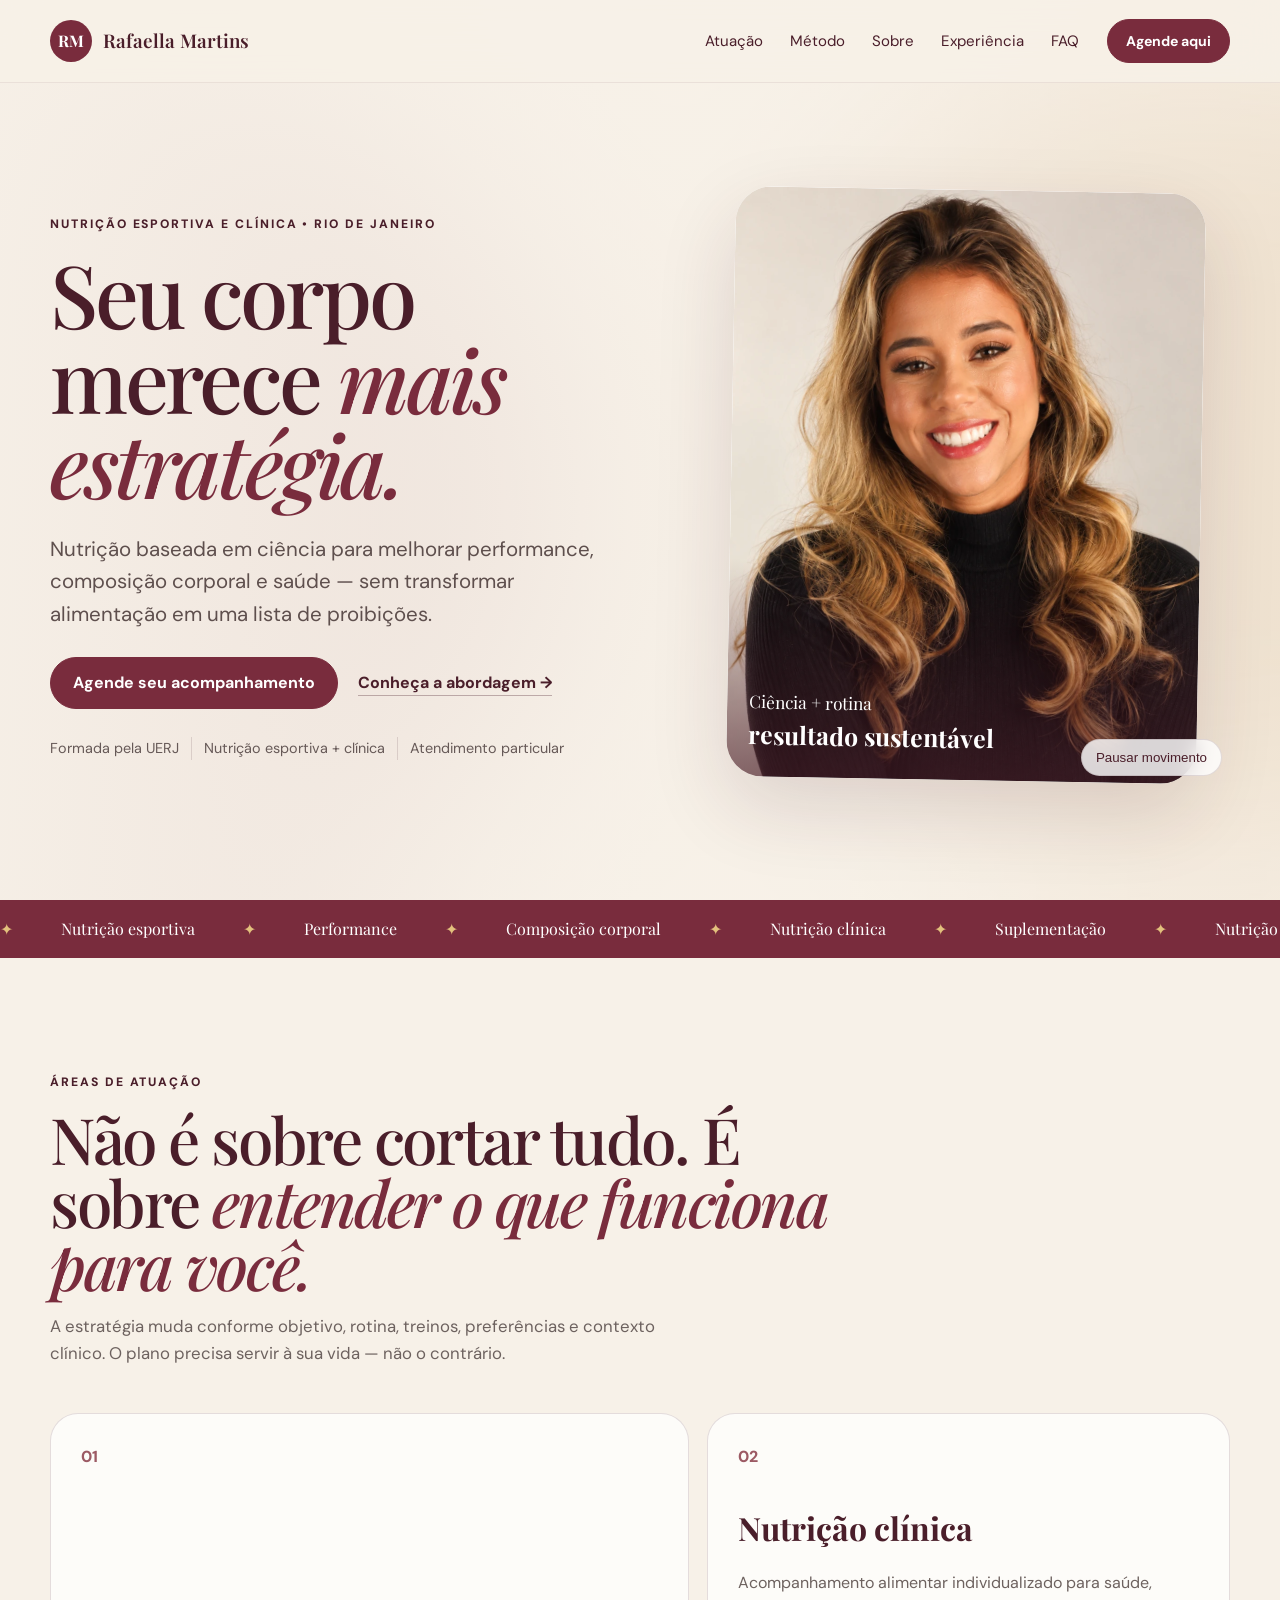
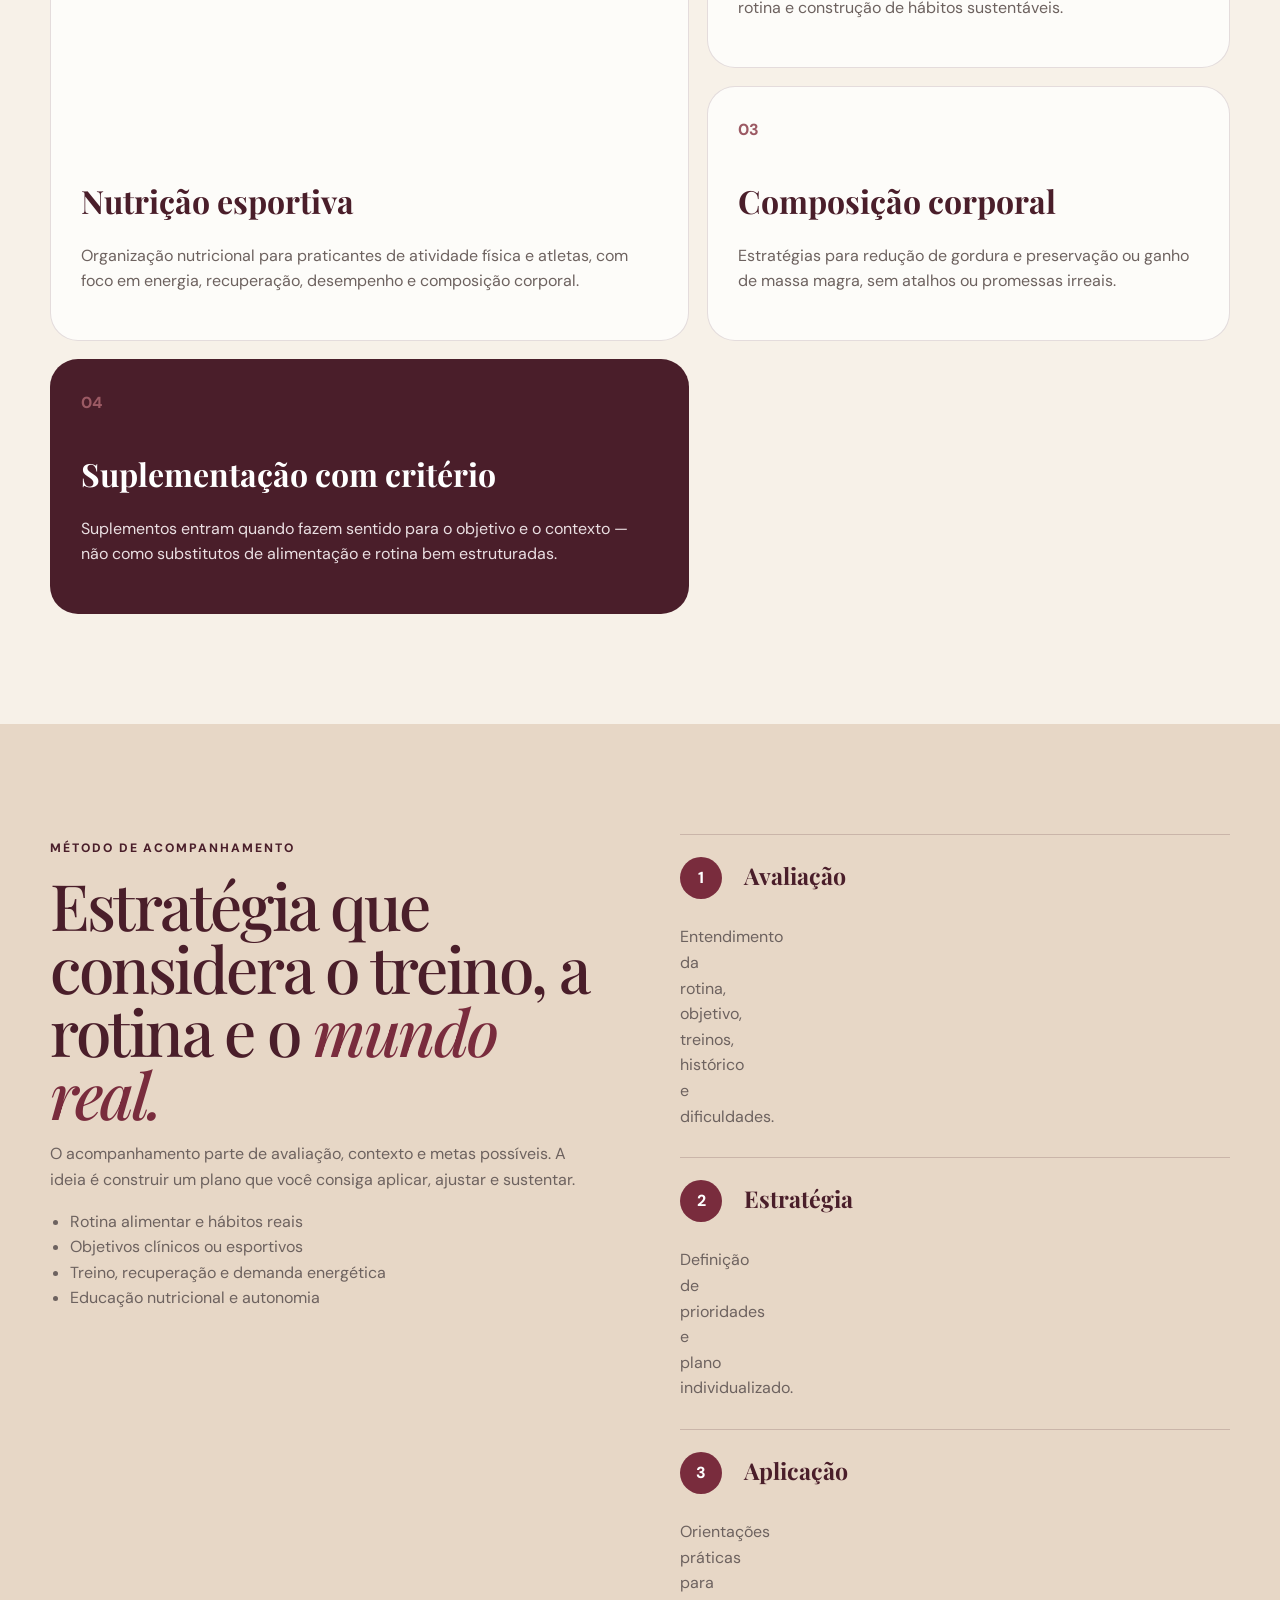
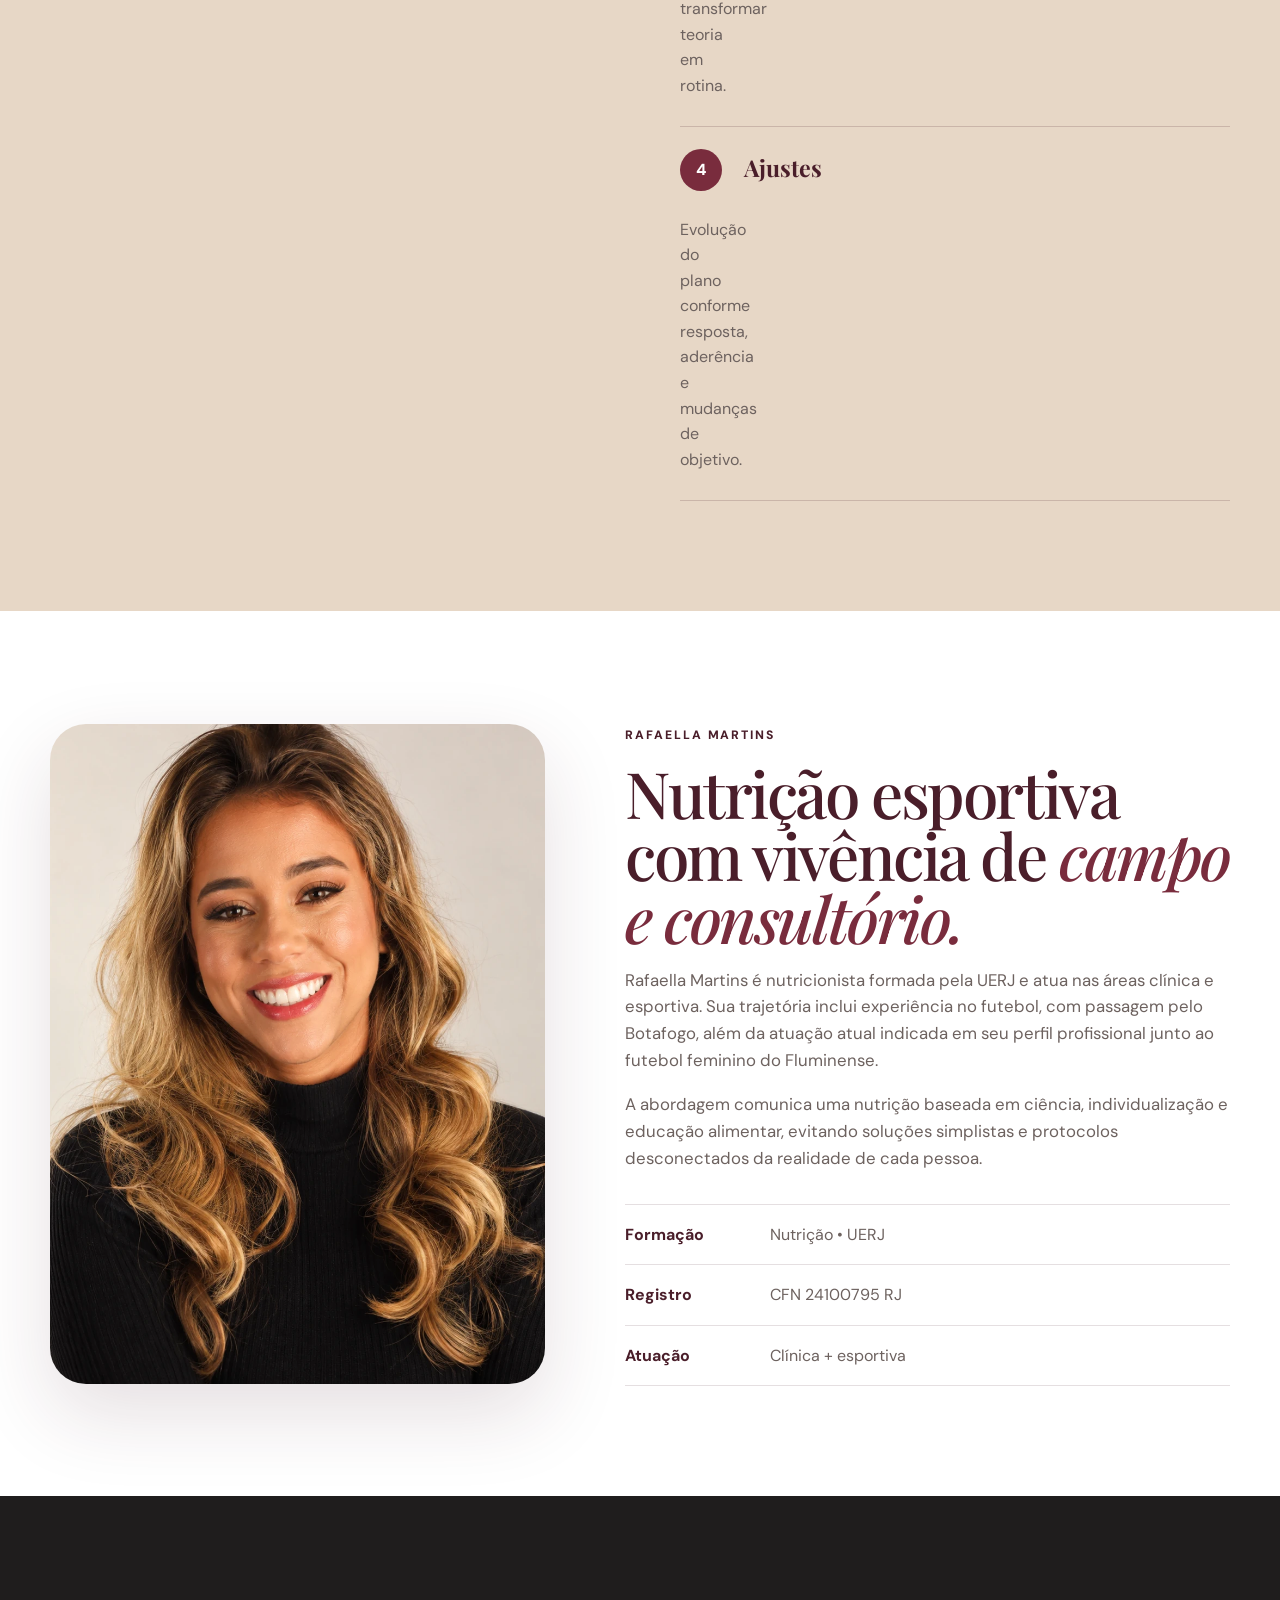
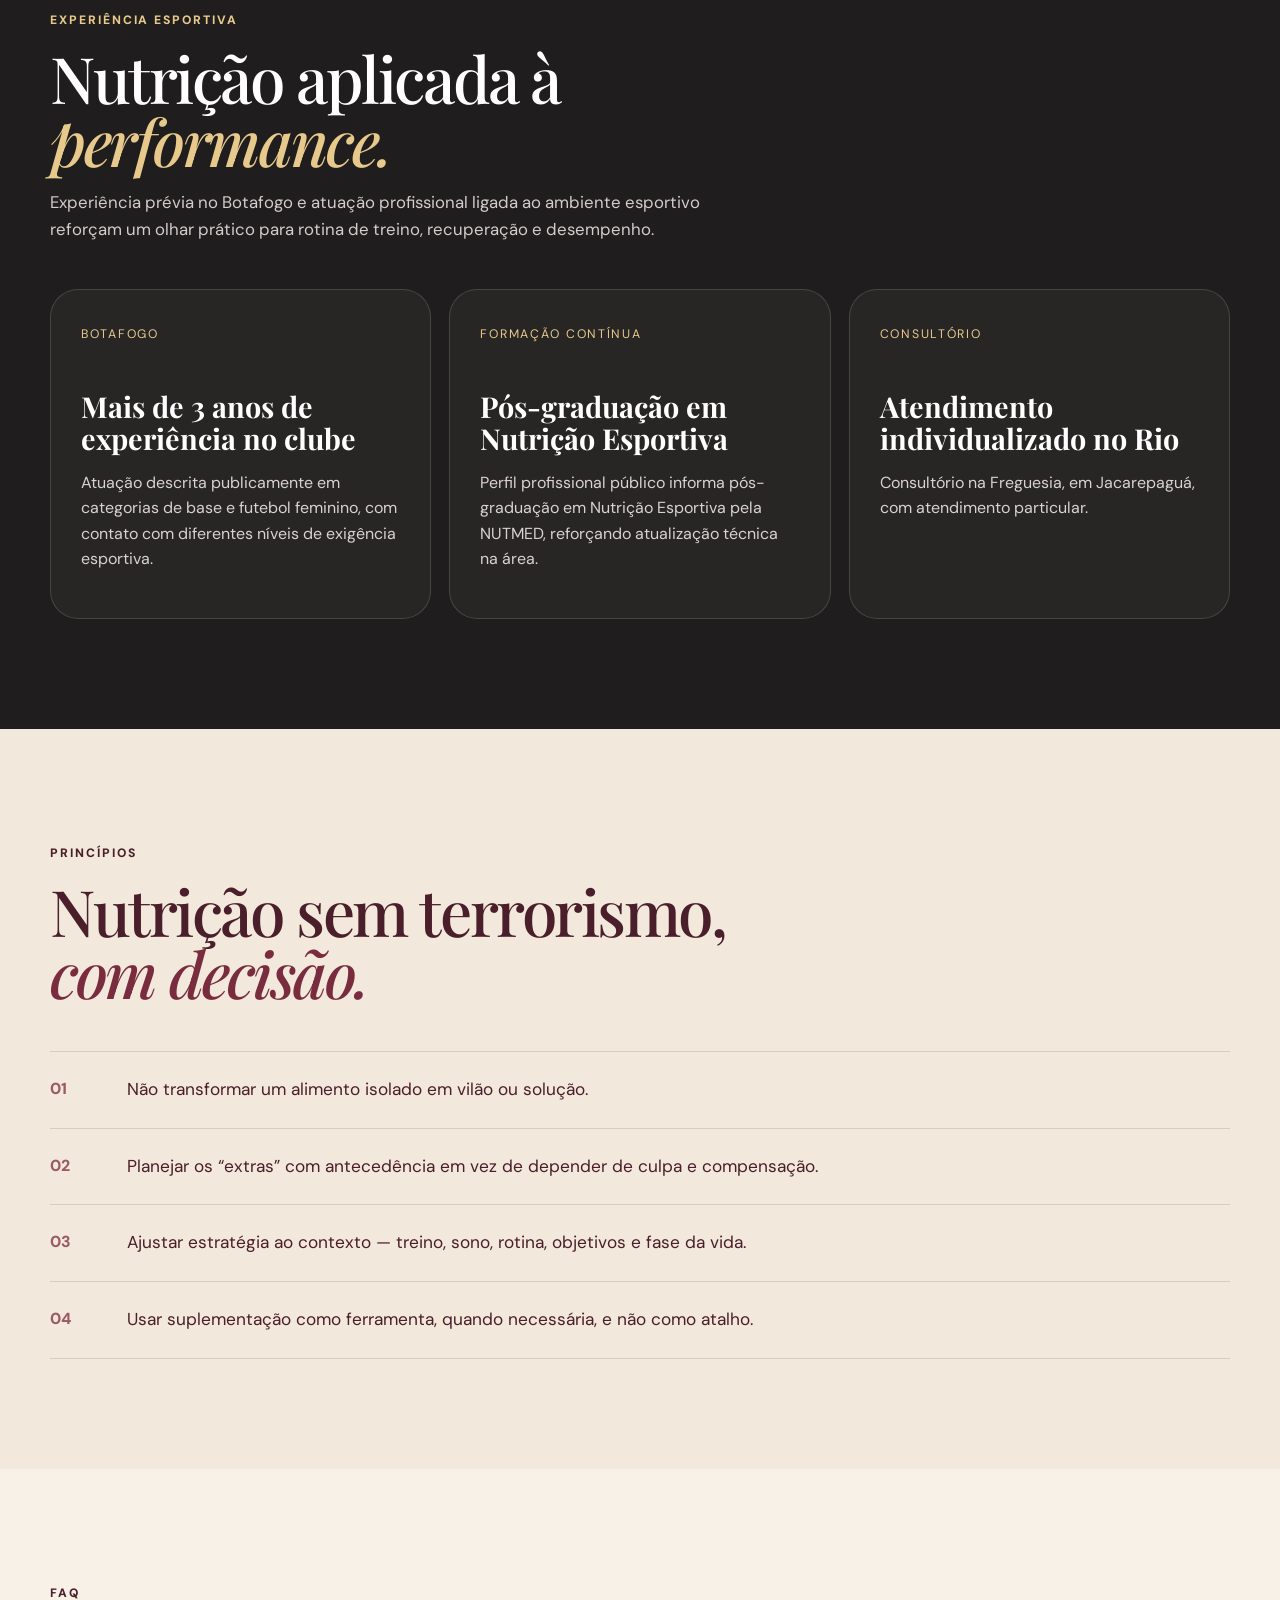
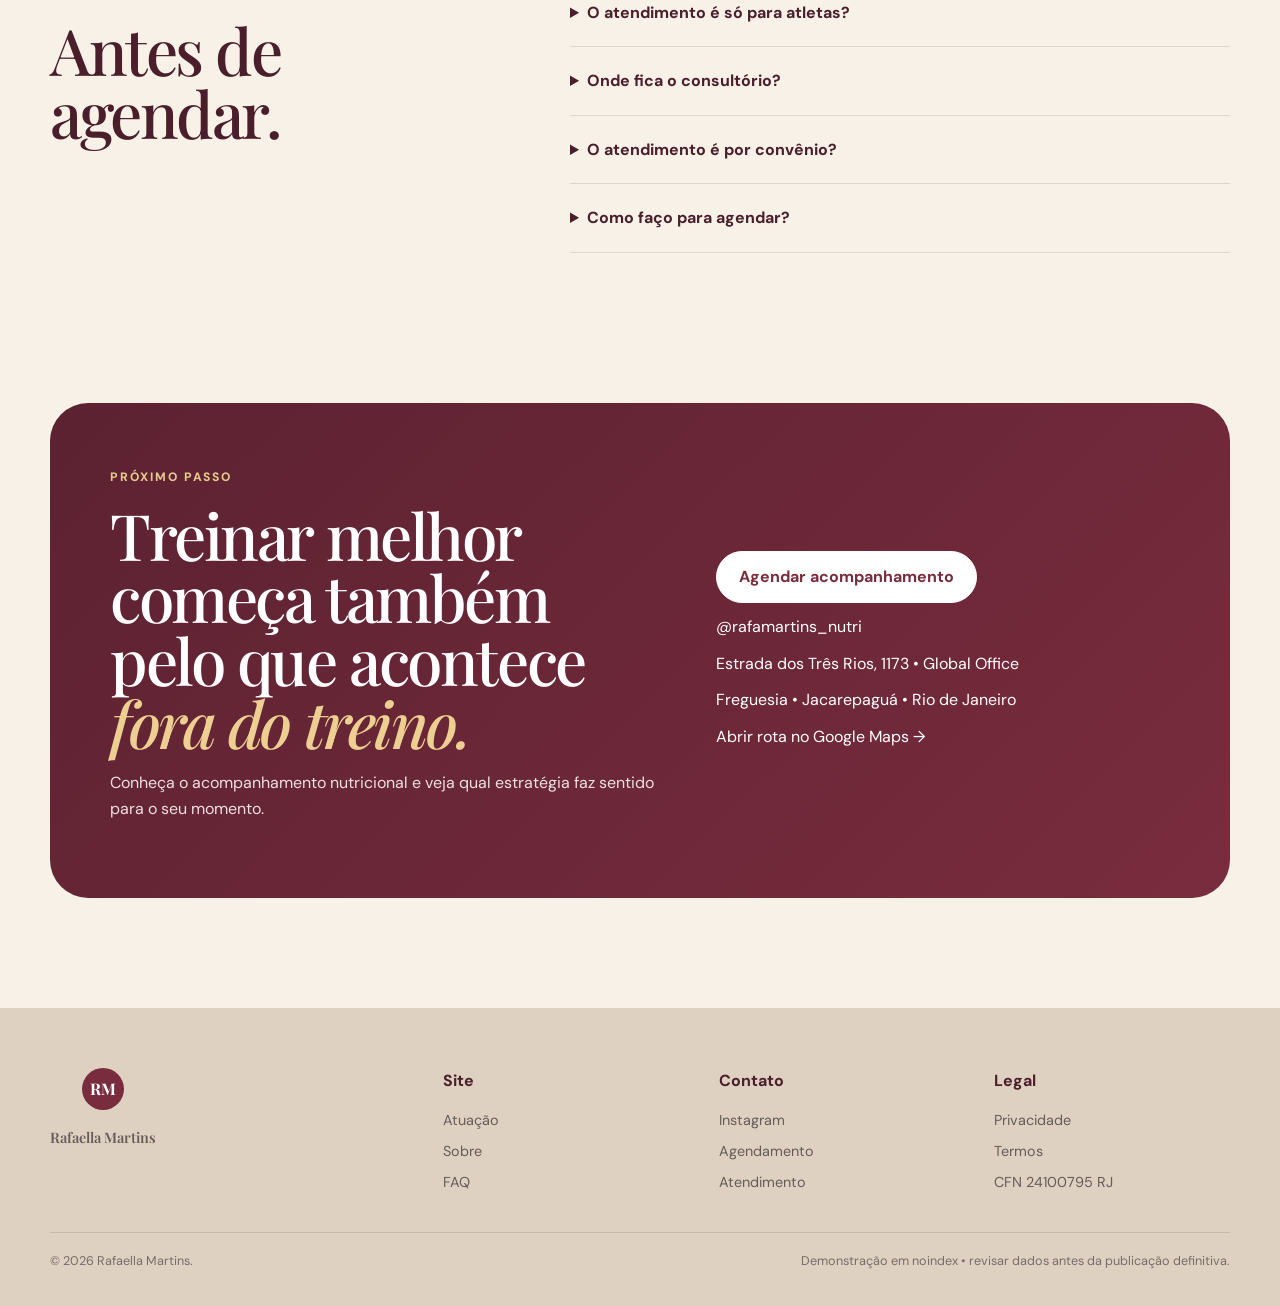
<file: index.html>
<!doctype html>
<html lang="pt-BR"><head>
<meta charset="utf-8"><meta name="viewport" content="width=device-width,initial-scale=1">
<title>Rafaella Martins | Nutrição Esportiva e Clínica no Rio de Janeiro</title>
<meta name="description" content="Nutrição esportiva e clínica com estratégia individualizada para performance, composição corporal e saúde. Rafaella Martins, nutricionista formada pela UERJ.">
<meta name="robots" content="noindex,nofollow"><meta name="theme-color" content="#792C3D">
<meta property="og:type" content="website"><meta property="og:locale" content="pt_BR"><meta property="og:title" content="Rafaella Martins | Nutrição Esportiva e Clínica"><meta property="og:description" content="Estratégia nutricional para treinar melhor, evoluir a composição corporal e cuidar da saúde sem soluções genéricas."><meta property="og:image" content="assets/og-rafaella.jpg">
<link rel="icon" href="assets/favicon.png"><link rel="preconnect" href="https://fonts.googleapis.com"><link rel="preconnect" href="https://fonts.gstatic.com" crossorigin><link href="https://fonts.googleapis.com/css2?family=DM+Sans:wght@400;500;600;700&family=Playfair+Display:ital,wght@0,500;0,600;1,500&display=swap" rel="stylesheet"><link rel="stylesheet" href="styles.css">
<script type="application/ld+json">{"@context":"https://schema.org","@type":"Dietitian","name":"Rafaella Martins","description":"Nutricionista esportiva e clínica no Rio de Janeiro.","identifier":"CFN 24100795 RJ","sameAs":["https://www.instagram.com/rafamartins_nutri/","https://www.doctoralia.com.br/rafaella-martins-2/nutricionista/rio-de-janeiro"],"address":{"@type":"PostalAddress","streetAddress":"Estrada dos Três Rios, 1173, Edifício Global Office","addressLocality":"Rio de Janeiro","addressRegion":"RJ","postalCode":"22745-004","addressCountry":"BR"}}</script>
</head><body>
<a class="skip" href="#conteudo">Pular para o conteúdo</a>
<header class="topbar"><div class="container nav"><a class="brand" href="#topo" aria-label="Rafaella Martins - início"><strong>RM</strong><span>Rafaella Martins</span></a><nav class="desktop-nav" aria-label="Navegação principal"><a href="#atuacao">Atuação</a><a href="#metodo">Método</a><a href="#sobre">Sobre</a><a href="#experiencia">Experiência</a><a href="#faq">FAQ</a></nav><a class="btn btn-sm" href="https://linktr.ee/rafamartins_nutri" target="_blank" rel="noopener">Agende aqui</a><button class="menu-btn" aria-label="Abrir menu" aria-expanded="false" aria-controls="mobile-menu">☰</button></div><div class="mobile-menu" id="mobile-menu" hidden><button class="menu-close" aria-label="Fechar menu">×</button><a href="#atuacao">Atuação</a><a href="#metodo">Método</a><a href="#sobre">Sobre</a><a href="#experiencia">Experiência</a><a href="#faq">FAQ</a><a class="btn" href="https://linktr.ee/rafamartins_nutri" target="_blank" rel="noopener">Agende seu acompanhamento</a></div></header>
<main id="conteudo">
<section class="hero" id="topo"><video class="hero-video" autoplay muted loop playsinline preload="metadata" poster="assets/hero-poster.jpg" aria-hidden="true"><source src="assets/hero-motion.mp4" type="video/mp4"></video><div class="hero-shade"></div><div class="container hero-grid"><div class="hero-copy reveal"><span class="kicker">Nutrição esportiva e clínica • Rio de Janeiro</span><h1>Seu corpo merece <em>mais estratégia.</em></h1><p class="lead">Nutrição baseada em ciência para melhorar performance, composição corporal e saúde — sem transformar alimentação em uma lista de proibições.</p><div class="actions"><a class="btn" href="https://linktr.ee/rafamartins_nutri" target="_blank" rel="noopener" data-track="agendamento-hero">Agende seu acompanhamento</a><a class="text-link" href="#atuacao">Conheça a abordagem →</a></div><div class="proof-row"><span>Formada pela UERJ</span><span>Nutrição esportiva + clínica</span><span>Atendimento particular</span></div></div><div class="hero-media reveal d1"><div class="portrait-frame"><picture><source srcset="assets/rafaella-hero.webp" type="image/webp"><img src="assets/rafaella-hero.jpg" alt="Rafaella Martins, nutricionista esportiva e clínica" width="1240" height="1240" fetchpriority="high" decoding="async"></picture><div class="portrait-tag"><span>Ciência + rotina</span><strong>resultado sustentável</strong></div></div><button class="video-toggle" type="button" aria-pressed="false">Pausar movimento</button></div></div></section>
<section class="marquee" aria-label="Temas de atuação"><div class="marquee-track"><span>Nutrição esportiva</span><span>Performance</span><span>Composição corporal</span><span>Nutrição clínica</span><span>Suplementação</span><span>Nutrição esportiva</span><span>Performance</span><span>Composição corporal</span><span>Nutrição clínica</span><span>Suplementação</span></div></section>
<section class="section" id="atuacao"><div class="container"><div class="section-head reveal"><span class="kicker">Áreas de atuação</span><h2>Não é sobre cortar tudo. É sobre <em>entender o que funciona para você.</em></h2><p>A estratégia muda conforme objetivo, rotina, treinos, preferências e contexto clínico. O plano precisa servir à sua vida — não o contrário.</p></div><div class="cards"><article class="card feature reveal"><span>01</span><h3>Nutrição esportiva</h3><p>Organização nutricional para praticantes de atividade física e atletas, com foco em energia, recuperação, desempenho e composição corporal.</p></article><article class="card reveal d1"><span>02</span><h3>Nutrição clínica</h3><p>Acompanhamento alimentar individualizado para saúde, rotina e construção de hábitos sustentáveis.</p></article><article class="card reveal d2"><span>03</span><h3>Composição corporal</h3><p>Estratégias para redução de gordura e preservação ou ganho de massa magra, sem atalhos ou promessas irreais.</p></article><article class="card dark reveal d3"><span>04</span><h3>Suplementação com critério</h3><p>Suplementos entram quando fazem sentido para o objetivo e o contexto — não como substitutos de alimentação e rotina bem estruturadas.</p></article></div></div></section>
<section class="section method" id="metodo"><div class="container method-grid"><div class="method-copy reveal"><span class="kicker">Método de acompanhamento</span><h2>Estratégia que considera o treino, a rotina e o <em>mundo real.</em></h2><p>O acompanhamento parte de avaliação, contexto e metas possíveis. A ideia é construir um plano que você consiga aplicar, ajustar e sustentar.</p><ul><li>Rotina alimentar e hábitos reais</li><li>Objetivos clínicos ou esportivos</li><li>Treino, recuperação e demanda energética</li><li>Educação nutricional e autonomia</li></ul></div><div class="timeline reveal d1"><div><span>1</span><h3>Avaliação</h3><p>Entendimento da rotina, objetivo, treinos, histórico e dificuldades.</p></div><div><span>2</span><h3>Estratégia</h3><p>Definição de prioridades e plano individualizado.</p></div><div><span>3</span><h3>Aplicação</h3><p>Orientações práticas para transformar teoria em rotina.</p></div><div><span>4</span><h3>Ajustes</h3><p>Evolução do plano conforme resposta, aderência e mudanças de objetivo.</p></div></div></div></section>
<section class="section about" id="sobre"><div class="container about-grid"><div class="about-photo reveal"><picture><source srcset="assets/rafaella-about.webp" type="image/webp"><img src="assets/rafaella-about.jpg" alt="Rafaella Martins" width="1054" height="1178" loading="lazy" decoding="async"></picture></div><div class="about-copy reveal d1"><span class="kicker">Rafaella Martins</span><h2>Nutrição esportiva com vivência de <em>campo e consultório.</em></h2><p>Rafaella Martins é nutricionista formada pela UERJ e atua nas áreas clínica e esportiva. Sua trajetória inclui experiência no futebol, com passagem pelo Botafogo, além da atuação atual indicada em seu perfil profissional junto ao futebol feminino do Fluminense.</p><p>A abordagem comunica uma nutrição baseada em ciência, individualização e educação alimentar, evitando soluções simplistas e protocolos desconectados da realidade de cada pessoa.</p><div class="credentials"><div><strong>Formação</strong><span>Nutrição • UERJ</span></div><div><strong>Registro</strong><span>CFN 24100795 RJ</span></div><div><strong>Atuação</strong><span>Clínica + esportiva</span></div></div></div></div></section>
<section class="section experience" id="experiencia"><div class="container"><div class="section-head reveal"><span class="kicker light">Experiência esportiva</span><h2>Nutrição aplicada à <em>performance.</em></h2><p>Experiência prévia no Botafogo e atuação profissional ligada ao ambiente esportivo reforçam um olhar prático para rotina de treino, recuperação e desempenho.</p></div><div class="experience-grid"><article class="exp reveal"><span>Botafogo</span><h3>Mais de 3 anos de experiência no clube</h3><p>Atuação descrita publicamente em categorias de base e futebol feminino, com contato com diferentes níveis de exigência esportiva.</p></article><article class="exp reveal d1"><span>Formação contínua</span><h3>Pós-graduação em Nutrição Esportiva</h3><p>Perfil profissional público informa pós-graduação em Nutrição Esportiva pela NUTMED, reforçando atualização técnica na área.</p></article><article class="exp reveal d2"><span>Consultório</span><h3>Atendimento individualizado no Rio</h3><p>Consultório na Freguesia, em Jacarepaguá, com atendimento particular.</p></article></div></div></section>
<section class="section principles"><div class="container"><div class="section-head reveal"><span class="kicker">Princípios</span><h2>Nutrição sem terrorismo, <em>com decisão.</em></h2></div><div class="principle-list reveal d1"><div><span>01</span><p>Não transformar um alimento isolado em vilão ou solução.</p></div><div><span>02</span><p>Planejar os “extras” com antecedência em vez de depender de culpa e compensação.</p></div><div><span>03</span><p>Ajustar estratégia ao contexto — treino, sono, rotina, objetivos e fase da vida.</p></div><div><span>04</span><p>Usar suplementação como ferramenta, quando necessária, e não como atalho.</p></div></div></div></section>
<section class="section faq" id="faq"><div class="container faq-grid"><div class="section-head reveal"><span class="kicker">FAQ</span><h2>Antes de agendar.</h2></div><div class="accordion reveal d1"><details><summary>O atendimento é só para atletas?</summary><p>Não. Rafaella comunica atuação em nutrição esportiva e clínica, atendendo também pessoas fisicamente ativas e objetivos de saúde e composição corporal.</p></details><details><summary>Onde fica o consultório?</summary><p>Estrada dos Três Rios, 1173, Edifício Global Office, Freguesia (Jacarepaguá), Rio de Janeiro - RJ.</p></details><details><summary>O atendimento é por convênio?</summary><p>O perfil público da Doctoralia informa atendimento particular. Confirme condições e disponibilidade diretamente no canal de agendamento.</p></details><details><summary>Como faço para agendar?</summary><p>O Instagram direciona para o Linktree profissional. Use o botão de agendamento para acessar os canais atualizados.</p></details></div></div></section>
<section class="section contact" id="contato"><div class="container contact-panel reveal"><div><span class="kicker light">Próximo passo</span><h2>Treinar melhor começa também pelo que acontece <em>fora do treino.</em></h2><p>Conheça o acompanhamento nutricional e veja qual estratégia faz sentido para o seu momento.</p></div><div class="contact-actions"><a class="btn btn-light" href="https://linktr.ee/rafamartins_nutri" target="_blank" rel="noopener">Agendar acompanhamento</a><a href="https://www.instagram.com/rafamartins_nutri/" target="_blank" rel="noopener">@rafamartins_nutri</a><span>Estrada dos Três Rios, 1173 • Global Office</span><span>Freguesia • Jacarepaguá • Rio de Janeiro</span><a href="https://www.google.com/maps/search/?api=1&query=Estrada+dos+Tr%C3%AAs+Rios+1173+Global+Office+Freguesia+Jacarepagu%C3%A1+Rio+de+Janeiro" target="_blank" rel="noopener">Abrir rota no Google Maps →</a></div></div></section>
</main><footer class="footer"><div class="container footer-grid"><div class="brand foot"><strong>RM</strong><span>Rafaella Martins</span></div><div><strong>Site</strong><a href="#atuacao">Atuação</a><a href="#sobre">Sobre</a><a href="#faq">FAQ</a></div><div><strong>Contato</strong><a href="https://www.instagram.com/rafamartins_nutri/" target="_blank" rel="noopener">Instagram</a><a href="https://linktr.ee/rafamartins_nutri" target="_blank" rel="noopener">Agendamento</a><a href="atendimento-rio.html">Atendimento</a></div><div><strong>Legal</strong><a href="privacy.html">Privacidade</a><a href="termos.html">Termos</a><span>CFN 24100795 RJ</span></div></div><div class="container footer-bottom"><span>© <span id="year"></span> Rafaella Martins.</span><span>Demonstração em noindex • revisar dados antes da publicação definitiva.</span></div></footer><script src="script.js" defer></script></body></html>
</file>
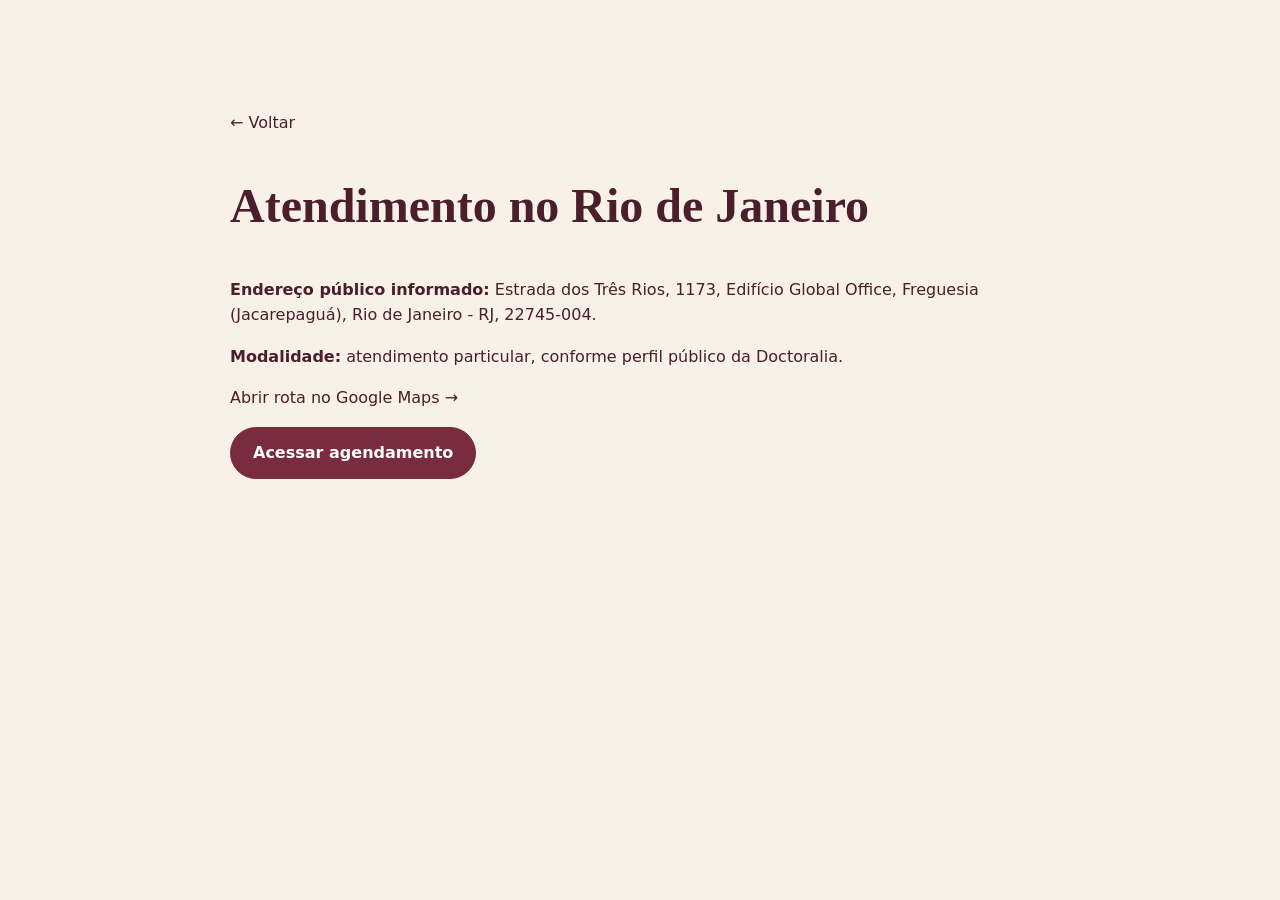
<file: atendimento-rio.html>
<!doctype html><html lang="pt-BR"><head><meta charset="utf-8"><meta name="viewport" content="width=device-width,initial-scale=1"><meta name="robots" content="noindex,nofollow"><title>Atendimento no Rio | Rafaella Martins</title><link rel="stylesheet" href="styles.css"></head><body><main class="section"><div class="container" style="max-width:820px"><a href="index.html">← Voltar</a><h1 style="font-family:Georgia,serif;font-size:3rem">Atendimento no Rio de Janeiro</h1><p><strong>Endereço público informado:</strong> Estrada dos Três Rios, 1173, Edifício Global Office, Freguesia (Jacarepaguá), Rio de Janeiro - RJ, 22745-004.</p><p><strong>Modalidade:</strong> atendimento particular, conforme perfil público da Doctoralia.</p><p><a href="https://www.google.com/maps/search/?api=1&query=Estrada+dos+Tr%C3%AAs+Rios+1173+Global+Office+Freguesia+Jacarepagu%C3%A1+Rio+de+Janeiro" target="_blank" rel="noopener">Abrir rota no Google Maps →</a></p><a class="btn" href="https://linktr.ee/rafamartins_nutri" target="_blank" rel="noopener">Acessar agendamento</a></div></main></body></html>
</file>
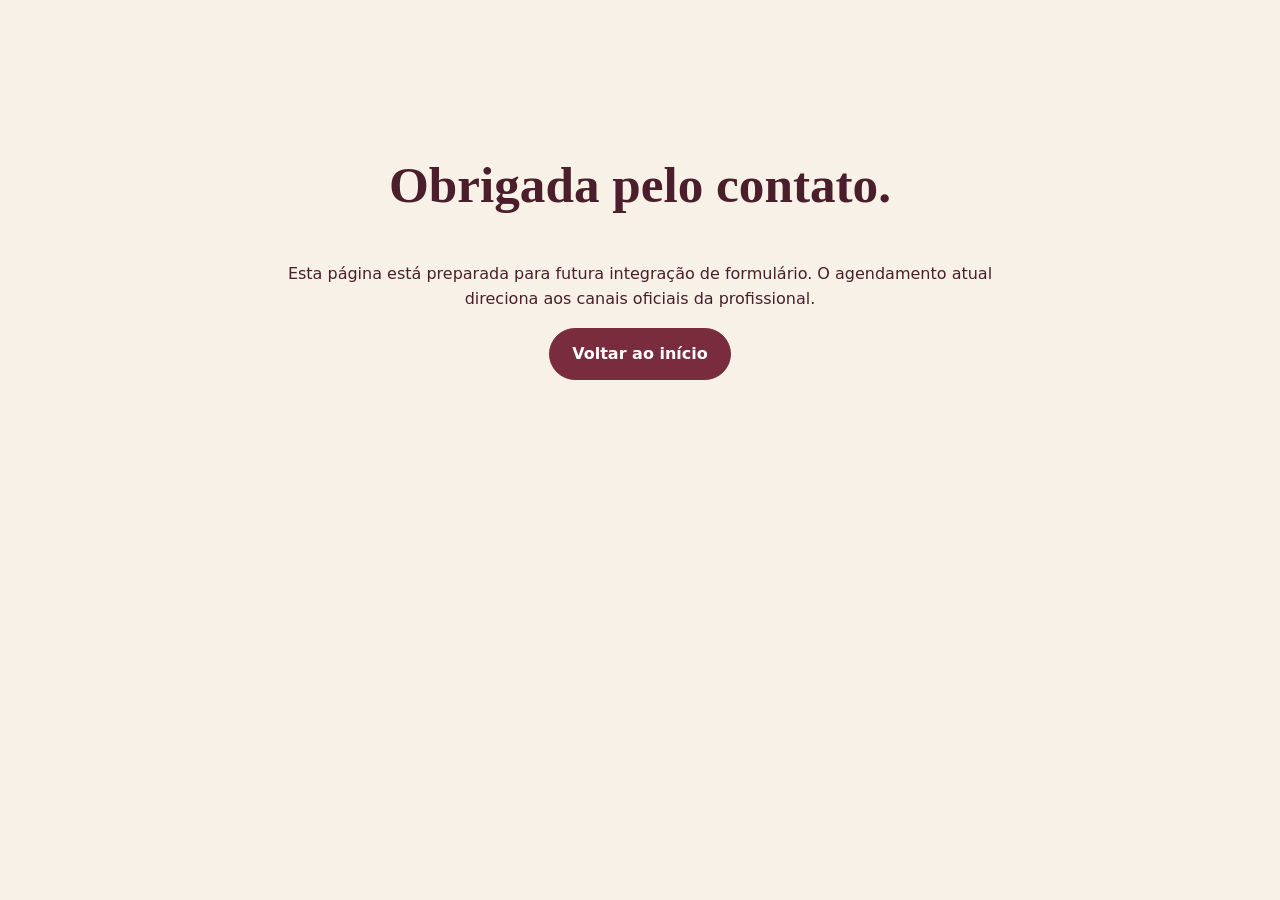
<file: obrigado.html>
<!doctype html><html lang="pt-BR"><head><meta charset="utf-8"><meta name="viewport" content="width=device-width,initial-scale=1"><meta name="robots" content="noindex,nofollow"><title>Obrigada | Rafaella Martins</title><link rel="stylesheet" href="styles.css"></head><body><main class="section"><div class="container" style="max-width:760px;text-align:center"><h1 style="font-family:Georgia,serif;font-size:3.2rem">Obrigada pelo contato.</h1><p>Esta página está preparada para futura integração de formulário. O agendamento atual direciona aos canais oficiais da profissional.</p><a class="btn" href="index.html">Voltar ao início</a></div></main></body></html>
</file>
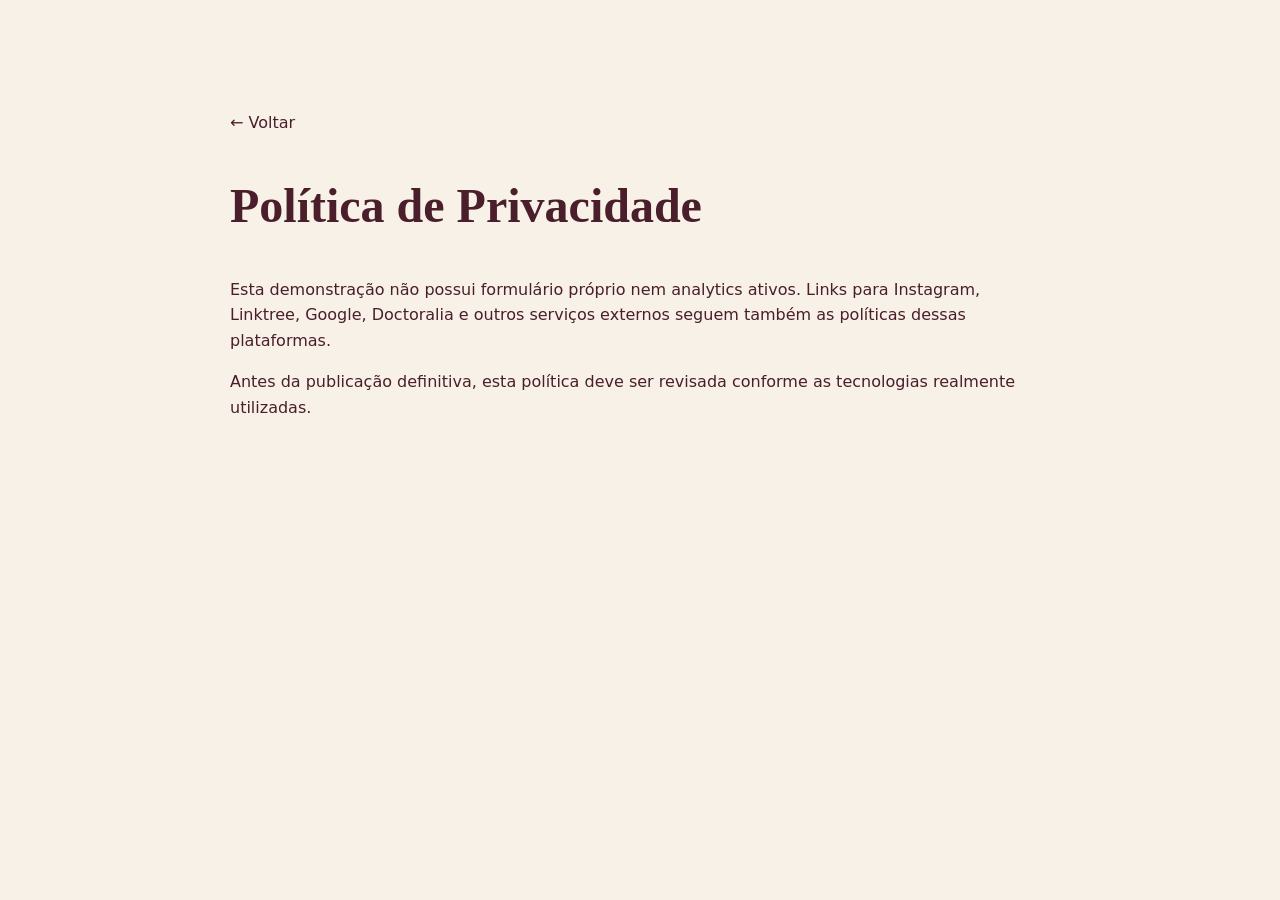
<file: privacy.html>
<!doctype html><html lang="pt-BR"><head><meta charset="utf-8"><meta name="viewport" content="width=device-width,initial-scale=1"><meta name="robots" content="noindex,nofollow"><title>Privacidade | Rafaella Martins</title><link rel="stylesheet" href="styles.css"></head><body><main class="section"><div class="container" style="max-width:820px"><a href="index.html">← Voltar</a><h1 style="font-family:Georgia,serif;font-size:3rem">Política de Privacidade</h1><p>Esta demonstração não possui formulário próprio nem analytics ativos. Links para Instagram, Linktree, Google, Doctoralia e outros serviços externos seguem também as políticas dessas plataformas.</p><p>Antes da publicação definitiva, esta política deve ser revisada conforme as tecnologias realmente utilizadas.</p></div></main></body></html>
</file>
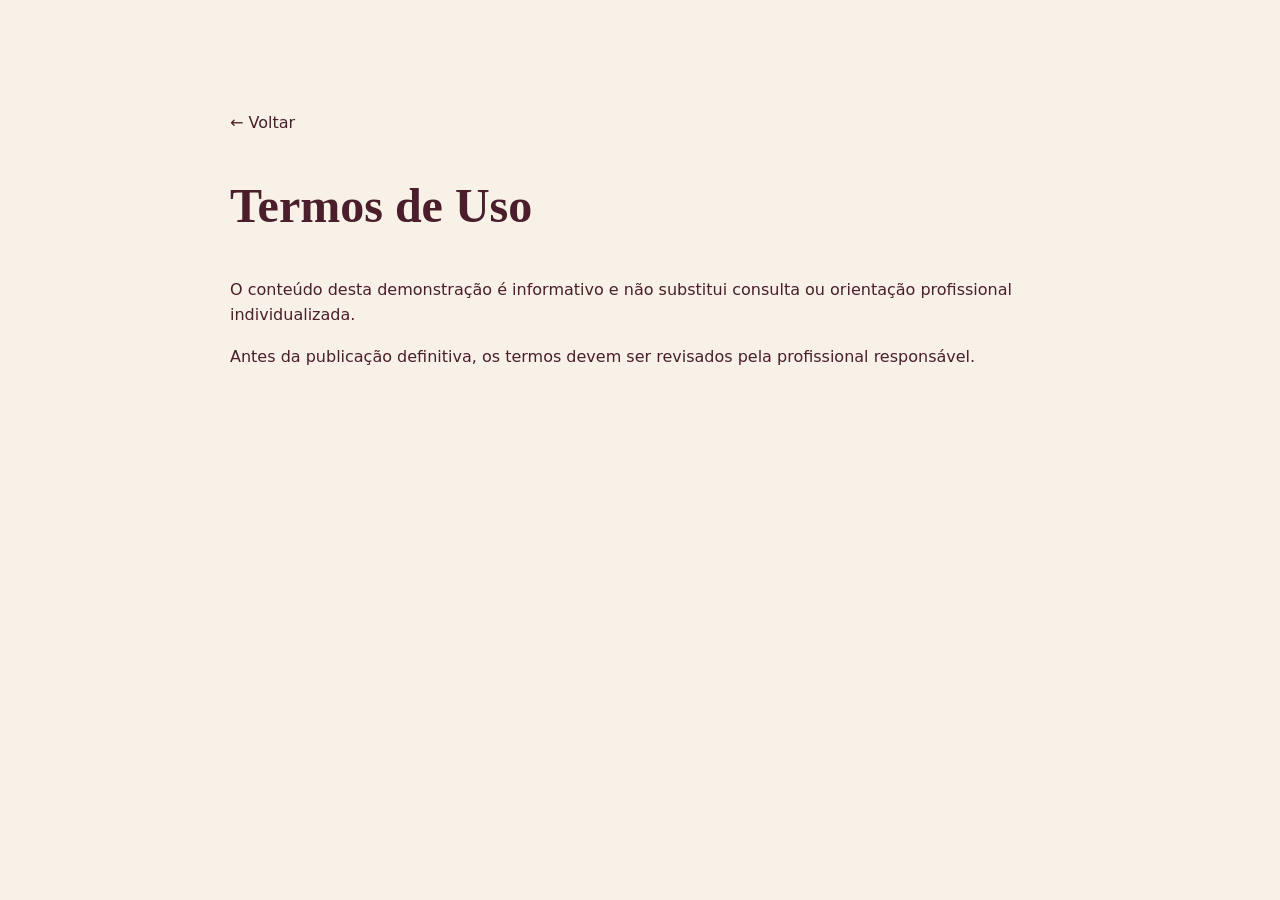
<file: termos.html>
<!doctype html><html lang="pt-BR"><head><meta charset="utf-8"><meta name="viewport" content="width=device-width,initial-scale=1"><meta name="robots" content="noindex,nofollow"><title>Termos de Uso | Rafaella Martins</title><link rel="stylesheet" href="styles.css"></head><body><main class="section"><div class="container" style="max-width:820px"><a href="index.html">← Voltar</a><h1 style="font-family:Georgia,serif;font-size:3rem">Termos de Uso</h1><p>O conteúdo desta demonstração é informativo e não substitui consulta ou orientação profissional individualizada.</p><p>Antes da publicação definitiva, os termos devem ser revisados pela profissional responsável.</p></div></main></body></html>
</file>
<file: styles.css>
:root{--ink:#4a1e2a;--wine:#792c3d;--rose:#9c5a64;--cream:#f7f1e8;--paper:#fffaf5;--gold:#c49253;--gold2:#e3c17d;--charcoal:#1f1d1d;--muted:#6d625f;--line:rgba(74,30,42,.14);--shadow:0 30px 80px rgba(74,30,42,.14)}*{box-sizing:border-box}html{scroll-behavior:smooth}body{margin:0;background:var(--cream);color:var(--ink);font-family:"DM Sans",system-ui,sans-serif;line-height:1.6;overflow-x:hidden}img{max-width:100%;display:block}a{color:inherit;text-decoration:none}.container{width:min(1180px,calc(100% - 40px));margin:auto}.skip{position:absolute;left:-9999px;top:8px;background:#fff;padding:10px 14px;z-index:99}.skip:focus{left:8px}.topbar{position:fixed;inset:0 0 auto 0;z-index:40;background:rgba(247,241,232,.84);backdrop-filter:blur(18px);border-bottom:1px solid rgba(74,30,42,.08)}.nav{height:82px;display:flex;align-items:center;gap:28px}.brand{display:flex;align-items:center;gap:11px;margin-right:auto}.brand strong{display:grid;place-items:center;width:42px;height:42px;border-radius:50%;background:var(--wine);color:white;font-family:"Playfair Display",Georgia,serif;font-size:1rem}.brand span{font-family:"Playfair Display",Georgia,serif;font-size:1.18rem;font-weight:600}.desktop-nav{display:flex;gap:27px;font-size:.94rem}.desktop-nav a{position:relative}.desktop-nav a:after{content:"";position:absolute;left:0;bottom:-5px;width:0;height:1px;background:var(--wine);transition:.25s}.desktop-nav a:hover:after{width:100%}.btn{display:inline-flex;align-items:center;justify-content:center;min-height:52px;padding:0 22px;border-radius:999px;background:var(--wine);color:#fff;font-weight:700;border:1px solid var(--wine);transition:.25s}.btn:hover{transform:translateY(-2px);background:#642335}.btn-sm{min-height:44px;padding:0 18px;font-size:.88rem}.menu-btn{display:none;border:0;background:none;font-size:1.6rem;color:var(--ink)}.mobile-menu{position:fixed;inset:82px 0 auto 0;background:rgba(247,241,232,.99);padding:30px 28px 36px;display:grid;gap:18px;border-bottom:1px solid var(--line);box-shadow:0 20px 44px rgba(74,30,42,.13)}.mobile-menu[hidden]{display:none}.menu-close{justify-self:end;border:0;background:none;font-size:2rem;color:var(--ink)}.hero{min-height:100svh;position:relative;display:grid;align-items:center;overflow:hidden;padding:128px 0 58px}.hero-video{position:absolute;inset:0;width:100%;height:100%;object-fit:cover}.hero-shade{position:absolute;inset:0;background:linear-gradient(90deg,rgba(247,241,232,.97) 0%,rgba(247,241,232,.83) 47%,rgba(247,241,232,.52) 100%)}.hero-grid{position:relative;display:grid;grid-template-columns:1.05fr .95fr;gap:70px;align-items:center}.kicker{font-size:.76rem;font-weight:800;letter-spacing:.16em;text-transform:uppercase}.hero h1,.section h2{font-family:"Playfair Display",Georgia,serif;font-weight:500;letter-spacing:-.038em;line-height:.98;margin:15px 0}.hero h1{font-size:clamp(3.8rem,6.8vw,7.1rem);max-width:760px}.hero h1 em,.section h2 em{font-style:italic;color:var(--wine)}.lead{font-size:clamp(1.05rem,1.6vw,1.28rem);max-width:650px;color:#5e4f4d;margin:26px 0}.actions{display:flex;align-items:center;gap:20px;flex-wrap:wrap}.text-link{font-weight:700;border-bottom:1px solid rgba(74,30,42,.32)}.proof-row{display:flex;gap:12px;flex-wrap:wrap;margin-top:28px;color:#665957;font-size:.9rem}.proof-row span{padding-right:12px;border-right:1px solid var(--line)}.proof-row span:last-child{border:0}.hero-media{position:relative;min-height:590px;display:grid;place-items:center}.portrait-frame{position:relative;width:min(470px,92%);border-radius:36px;overflow:hidden;box-shadow:var(--shadow);background:#fff;transform:rotate(1deg)}.portrait-frame img{width:100%;height:590px;object-fit:cover}.portrait-frame:after{content:"";position:absolute;inset:auto 0 0 0;height:37%;background:linear-gradient(transparent,rgba(74,30,42,.62))}.portrait-tag{position:absolute;left:22px;bottom:22px;z-index:2;color:#fff;display:grid;font-family:"Playfair Display",Georgia,serif;font-size:1.08rem}.portrait-tag strong{font-size:1.55rem}.video-toggle{position:absolute;right:8px;bottom:4px;z-index:4;border:1px solid rgba(74,30,42,.14);background:rgba(255,255,255,.82);backdrop-filter:blur(10px);border-radius:999px;padding:10px 14px;color:var(--ink)}.marquee{overflow:hidden;background:var(--wine);color:white}.marquee-track{display:flex;gap:48px;width:max-content;padding:16px 0;animation:marquee 28s linear infinite;font-family:"Playfair Display",Georgia,serif}.marquee-track span:before{content:"✦";margin-right:48px;color:var(--gold2)}@keyframes marquee{to{transform:translateX(-50%)}}.section{padding:110px 0}.section-head{max-width:790px;margin-bottom:46px}.section h2{font-size:clamp(2.8rem,5vw,5.2rem)}.section-head p{max-width:660px;color:var(--muted);font-size:1.05rem}.cards{display:grid;grid-template-columns:1.1fr .9fr;gap:18px}.card{background:rgba(255,255,255,.75);border:1px solid var(--line);border-radius:28px;padding:30px;min-height:255px;display:flex;flex-direction:column}.card.feature{grid-row:span 2;min-height:528px}.card.dark{background:var(--ink);color:white}.card>span{margin-bottom:auto;color:var(--rose);font-weight:800}.card h3{font-family:"Playfair Display",Georgia,serif;font-size:2rem;line-height:1.05;margin:26px 0 9px}.card p{color:var(--muted)}.card.dark p{color:#eadfe2}.method{background:#e7d7c6}.method-grid{display:grid;grid-template-columns:1fr 1fr;gap:80px;align-items:start}.method-copy p,.method-copy li{color:var(--muted)}.method-copy ul{padding-left:20px}.timeline{border-top:1px solid rgba(74,30,42,.18)}.timeline>div{display:grid;grid-template-columns:44px 1fr;gap:20px;padding:22px 0;border-bottom:1px solid rgba(74,30,42,.18)}.timeline span{display:grid;place-items:center;width:42px;height:42px;border-radius:50%;background:var(--wine);color:#fff;font-weight:800}.timeline h3{margin:0;font-family:"Playfair Display",Georgia,serif;font-size:1.45rem}.timeline p{margin:.35rem 0;color:var(--muted)}.about{background:#fff}.about-grid{display:grid;grid-template-columns:.9fr 1.1fr;gap:80px;align-items:center}.about-photo{border-radius:36px;overflow:hidden;box-shadow:var(--shadow)}.about-photo img{width:100%;height:660px;object-fit:cover}.about-copy p{color:var(--muted);font-size:1.05rem}.credentials{margin-top:32px;border-top:1px solid var(--line)}.credentials>div{display:grid;grid-template-columns:145px 1fr;padding:17px 0;border-bottom:1px solid var(--line)}.credentials span{color:var(--muted)}.experience{background:var(--charcoal);color:white}.light{color:#e7c98c}.experience h2 em{color:#e7c98c}.experience .section-head p{color:#d5cccc}.experience-grid{display:grid;grid-template-columns:repeat(3,1fr);gap:18px}.exp{border:1px solid rgba(255,255,255,.14);border-radius:28px;padding:30px;background:#282525;min-height:300px}.exp>span{font-size:.77rem;letter-spacing:.14em;text-transform:uppercase;color:#e7c98c}.exp h3{font-family:"Playfair Display",Georgia,serif;font-size:1.8rem;line-height:1.08;margin:46px 0 14px}.exp p{color:#d9d2d2}.principles{background:#f2e8dc}.principle-list{border-top:1px solid var(--line)}.principle-list>div{display:grid;grid-template-columns:55px 1fr;gap:22px;padding:24px 0;border-bottom:1px solid var(--line)}.principle-list span{font-weight:800;color:var(--rose)}.principle-list p{margin:0;font-size:1.08rem}.faq-grid{display:grid;grid-template-columns:.8fr 1.2fr;gap:80px}.accordion details{border-bottom:1px solid var(--line);padding:21px 0}.accordion summary{cursor:pointer;font-weight:700}.accordion p{color:var(--muted)}.contact{padding-top:40px}.contact-panel{background:linear-gradient(135deg,#5c2232,#792c3d);color:white;border-radius:38px;padding:60px;display:grid;grid-template-columns:1.1fr .9fr;gap:50px}.contact-panel h2 em{color:#edcf91}.contact-panel p{color:#eee0e3}.contact-actions{display:flex;flex-direction:column;align-items:flex-start;gap:11px;justify-content:center}.btn-light{background:#fff;color:var(--wine);border-color:#fff}.footer{background:#ded1c1;padding:60px 0 34px}.footer-grid{display:grid;grid-template-columns:1.5fr repeat(3,1fr);gap:40px}.footer-grid>div{display:flex;flex-direction:column;gap:8px}.footer-grid>div>strong{margin-bottom:8px}.footer-grid a,.footer-grid span{font-size:.9rem;color:#655b58}.footer-bottom{border-top:1px solid var(--line);margin-top:38px;padding-top:18px;display:flex;justify-content:space-between;gap:20px;color:#766c68;font-size:.79rem}.reveal{opacity:0;transform:translateY(20px);transition:.65s ease}.reveal.in{opacity:1;transform:none}.d1{transition-delay:.08s}.d2{transition-delay:.16s}.d3{transition-delay:.24s}section[id]{scroll-margin-top:94px}:focus-visible{outline:3px solid var(--gold);outline-offset:4px}@media(prefers-reduced-motion:reduce){*{scroll-behavior:auto!important;animation:none!important;transition:none!important}.reveal{opacity:1;transform:none}.hero-video{display:none}.marquee-track{animation:none}}@media(max-width:1000px){.desktop-nav,.topbar .btn-sm{display:none}.menu-btn{display:block;margin-left:auto}.hero-grid,.method-grid,.about-grid,.faq-grid,.contact-panel{grid-template-columns:1fr}.hero{padding-top:112px}.hero-media{min-height:500px}.portrait-frame img{height:500px}.cards{grid-template-columns:1fr 1fr}.card.feature{grid-row:auto;min-height:270px}.experience-grid{grid-template-columns:1fr 1fr}.footer-grid{grid-template-columns:1fr 1fr}}@media(max-width:640px){.container{width:min(100% - 28px,1180px)}.nav{height:74px}.brand span{font-size:1.05rem}.brand strong{width:38px;height:38px}.mobile-menu{inset:74px 0 auto 0}.hero{min-height:auto;padding:112px 0 48px}.hero-grid{gap:30px}.hero h1{font-size:clamp(2.95rem,13.2vw,4.2rem)}.lead{font-size:1rem}.actions{align-items:flex-start;flex-direction:column}.actions .btn{width:100%}.proof-row{display:grid;grid-template-columns:1fr 1fr;gap:8px}.proof-row span{border:0;padding:0}.proof-row span:last-child{grid-column:1/-1}.hero-media{min-height:430px}.portrait-frame{width:92%;border-radius:28px}.portrait-frame img{height:430px}.video-toggle{right:0;bottom:-16px}.section{padding:78px 0}.section h2{font-size:3.05rem}.cards{grid-template-columns:1fr}.card,.card.feature{min-height:245px}.about-photo img{height:510px}.credentials>div{grid-template-columns:110px 1fr}.experience-grid{grid-template-columns:1fr}.exp{min-height:auto}.contact-panel{padding:36px 24px}.footer-grid{grid-template-columns:1fr}.footer-bottom{flex-direction:column}}
</file>
